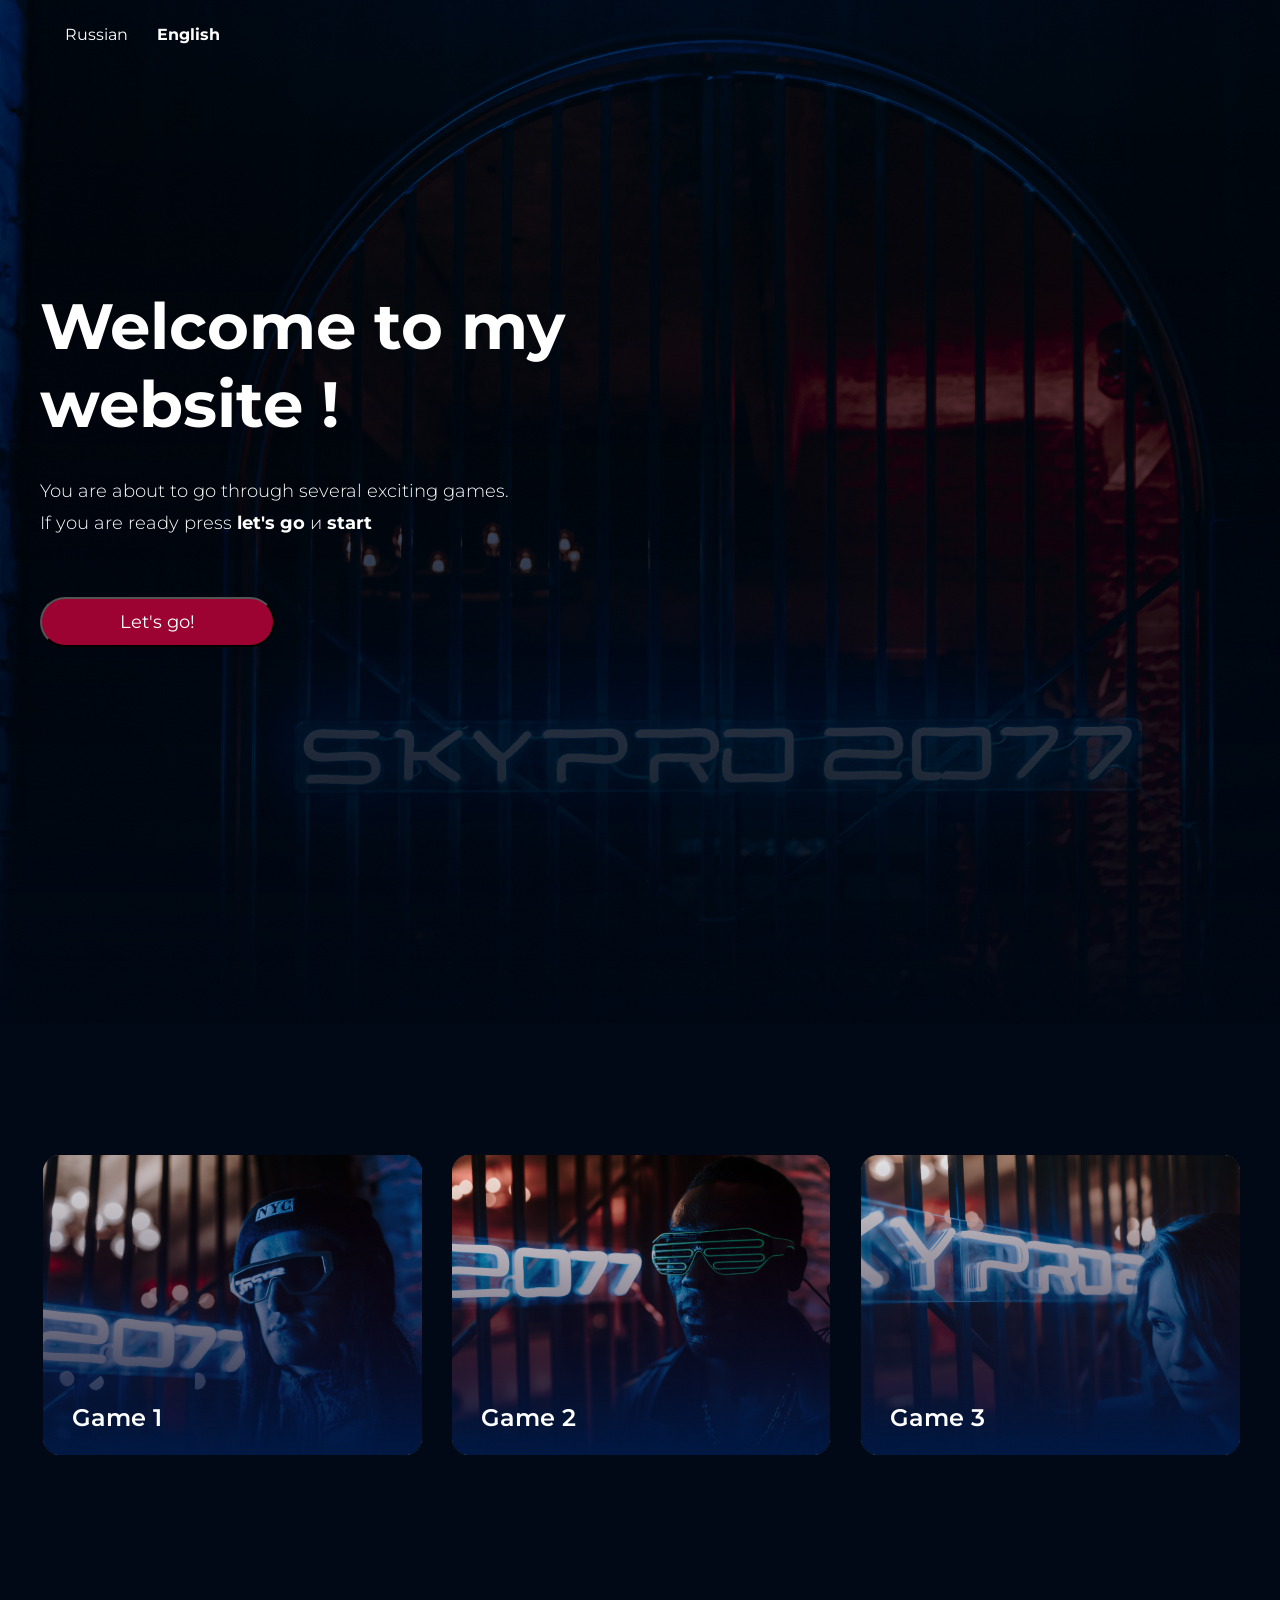
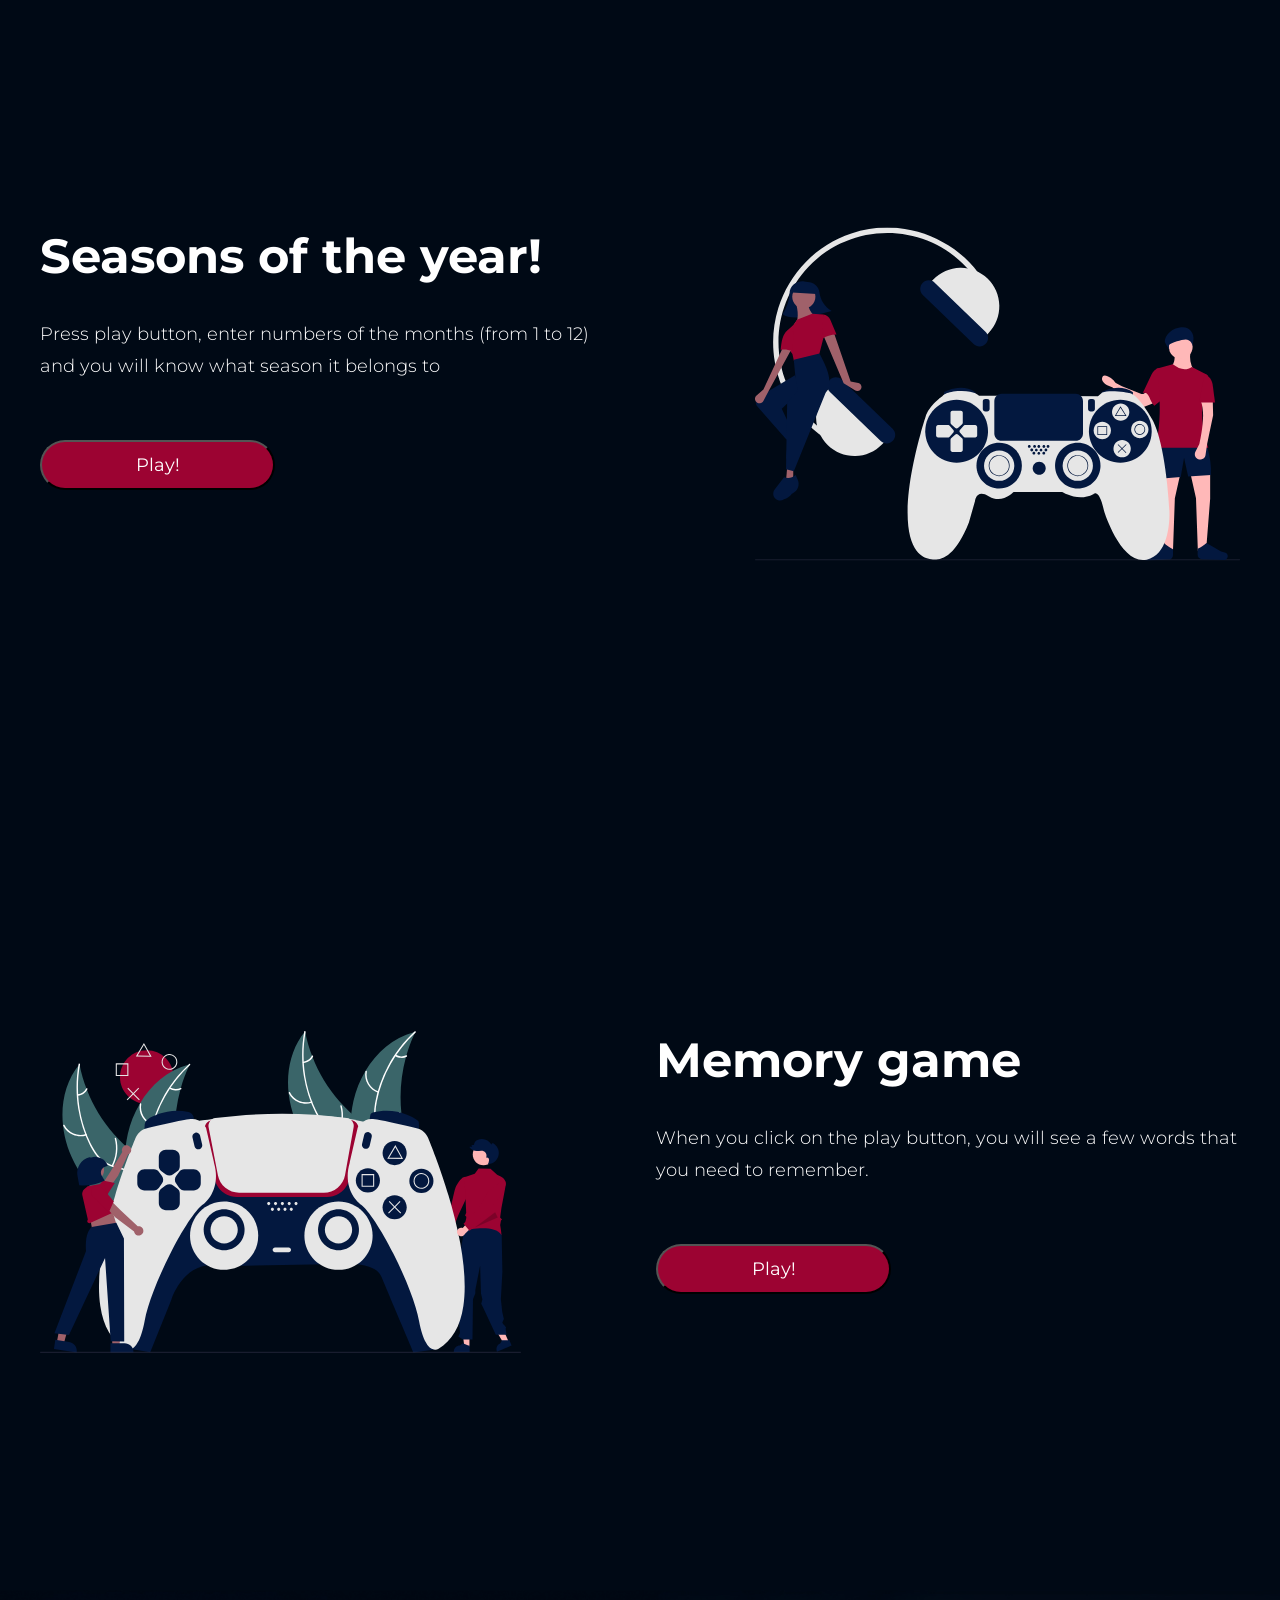
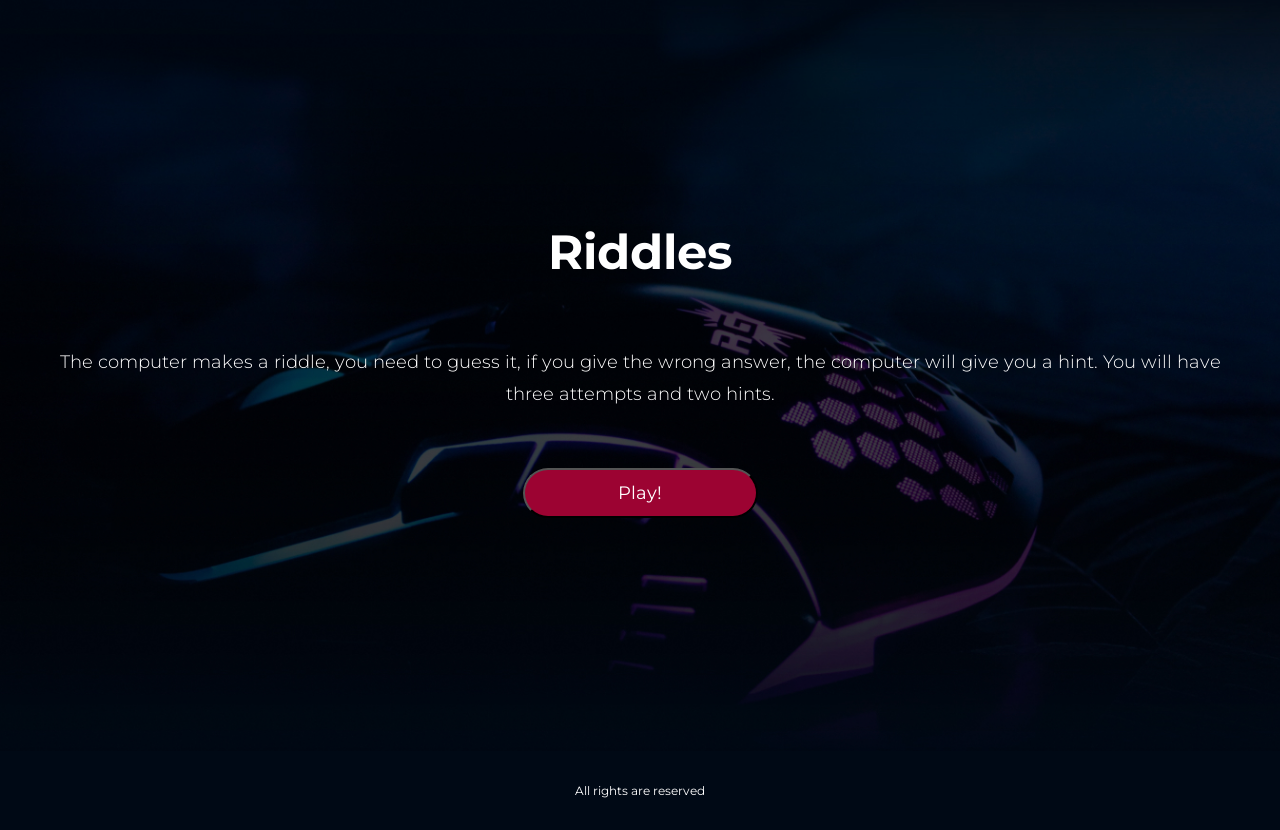
<file: index.html>
<!DOCTYPE html>
<html lang="en">
  <head>
    <meta charset="UTF-8" />
    <meta http-equiv="X-UA-Compatible" content="IE=edge" />
    <meta name="viewport" content="width=device-width, initial-scale=1.0" />
    <title>Games</title>
    <link rel="preconnect" href="https://fonts.googleapis.com" />
    <link rel="preconnect" href="https://fonts.gstatic.com" crossorigin />
    <link
      href="https://fonts.googleapis.com/css2?family=Montserrat:wght@400;600;700&display=swap"
      rel="stylesheet"
    />
    <link rel="stylesheet" href="./css/style.css" />
    <link rel="icon" href="./img/puzzle-icon.png" type="image/icon type" />
  </head>

  <body>
    <div class="top container">
      <div class="navigation">
        <nav>
          <a class="language" href="index_ru.html">Russian</a>
          <a class="language active" href="index.html">English</a>
        </nav>
      </div>
      <div class="top__content">
        <h1 class="top__title">Welcome to my website !</h1>
        <p class="top__text text">
          You are about to go through several exciting games. If you are ready
          press
          <span><a href="#game-list" class="top__text_link">let's go</a></span>
          и <span><a href="#game-list" class="top__text_link">start</a></span>
        </p>
        <button class="top__btn btn">
          <a class="btn__text" href="#game-list">Let's go!</a>
        </button>
      </div>
    </div>

    <div id="game-list" class="games container">
      <div class="games__body">
        <div class="games__item">
          <a class="games__link" href="#game-1">
            <div class="games__img">
              <img
                class="item__img"
                src="./img/game_picture_1.jpg"
                alt="game 1"
              />
            </div>
            <div class="games__text">Game 1</div>
          </a>
        </div>

        <div class="games__item">
          <a class="games__link" href="#game-2">
            <div class="games__img">
              <img
                class="item__img"
                src="./img/game_picture_2.jpg"
                alt="game 2"
              />
            </div>
            <div class="games__text">Game 2</div>
          </a>
        </div>

        <div class="games__item">
          <a class="games__link" href="#game-3">
            <div class="games__img">
              <img
                class="item__img"
                src="./img/game_picture_3.jpg"
                alt="game 3"
              />
            </div>
            <div class="games__text">Game 3</div>
          </a>
        </div>
      </div>
    </div>

    <div class="product container">
      <div id="game-1" class="product__box">
        <div class="product__content content">
          <h2 class="product__title title">Seasons of the year!</h2>
          <p class="product__text seasons__text text">
            Press play button, enter numbers of the months (from 1 to 12) and
            you will know what season it belongs to
          </p>
          <button onclick="seasons();" class="product__btn btn">
            <a class="btn__text" href="#">Play!</a>
          </button>
          <script src="./js/script_en.js"></script>
        </div>
        <div>
          <img
            class="product__img"
            src="./img/seasons.svg"
            alt="Seasons game"
          />
        </div>
      </div>

      <div id="game-2" class="product__box product__box-reverse">
        <div>
          <img
            class="product__img"
            src="./img/remember.svg"
            alt="Remember game"
          />
        </div>
        <div class="product__content content">
          <h2 class="product__title title">Memory game</h2>
          <p class="product__text remember__text text">
            When you click on the play button, you will see a few words that you
            need to remember.
          </p>
          <button onclick="game2();" class="product__btn btn">
            <a class="btn__text" href="#">Play!</a>
          </button>
          <script src="./js/script_en.js"></script>
        </div>
      </div>
    </div>

    <div id="game-3" class="product__box riddles container">
      <h2 class="product__title title">Riddles</h2>
      <p class="riddles__text container text">
        The computer makes a riddle, you need to guess it, if you give the wrong
        answer, the computer will give you a hint. You will have three attempts
        and two hints.
      </p>
      <button onclick="guessARiddle();" class="product__btn game-3_btn btn">
        <a class="btn__text" href="#">Play!</a>
      </button>
      <script src="./js/script_en.js"></script>
    </div>

    <footer class="footer">
      <p class="footer__text">All rights are reserved</p>
    </footer>
  </body>
</html>
</file>
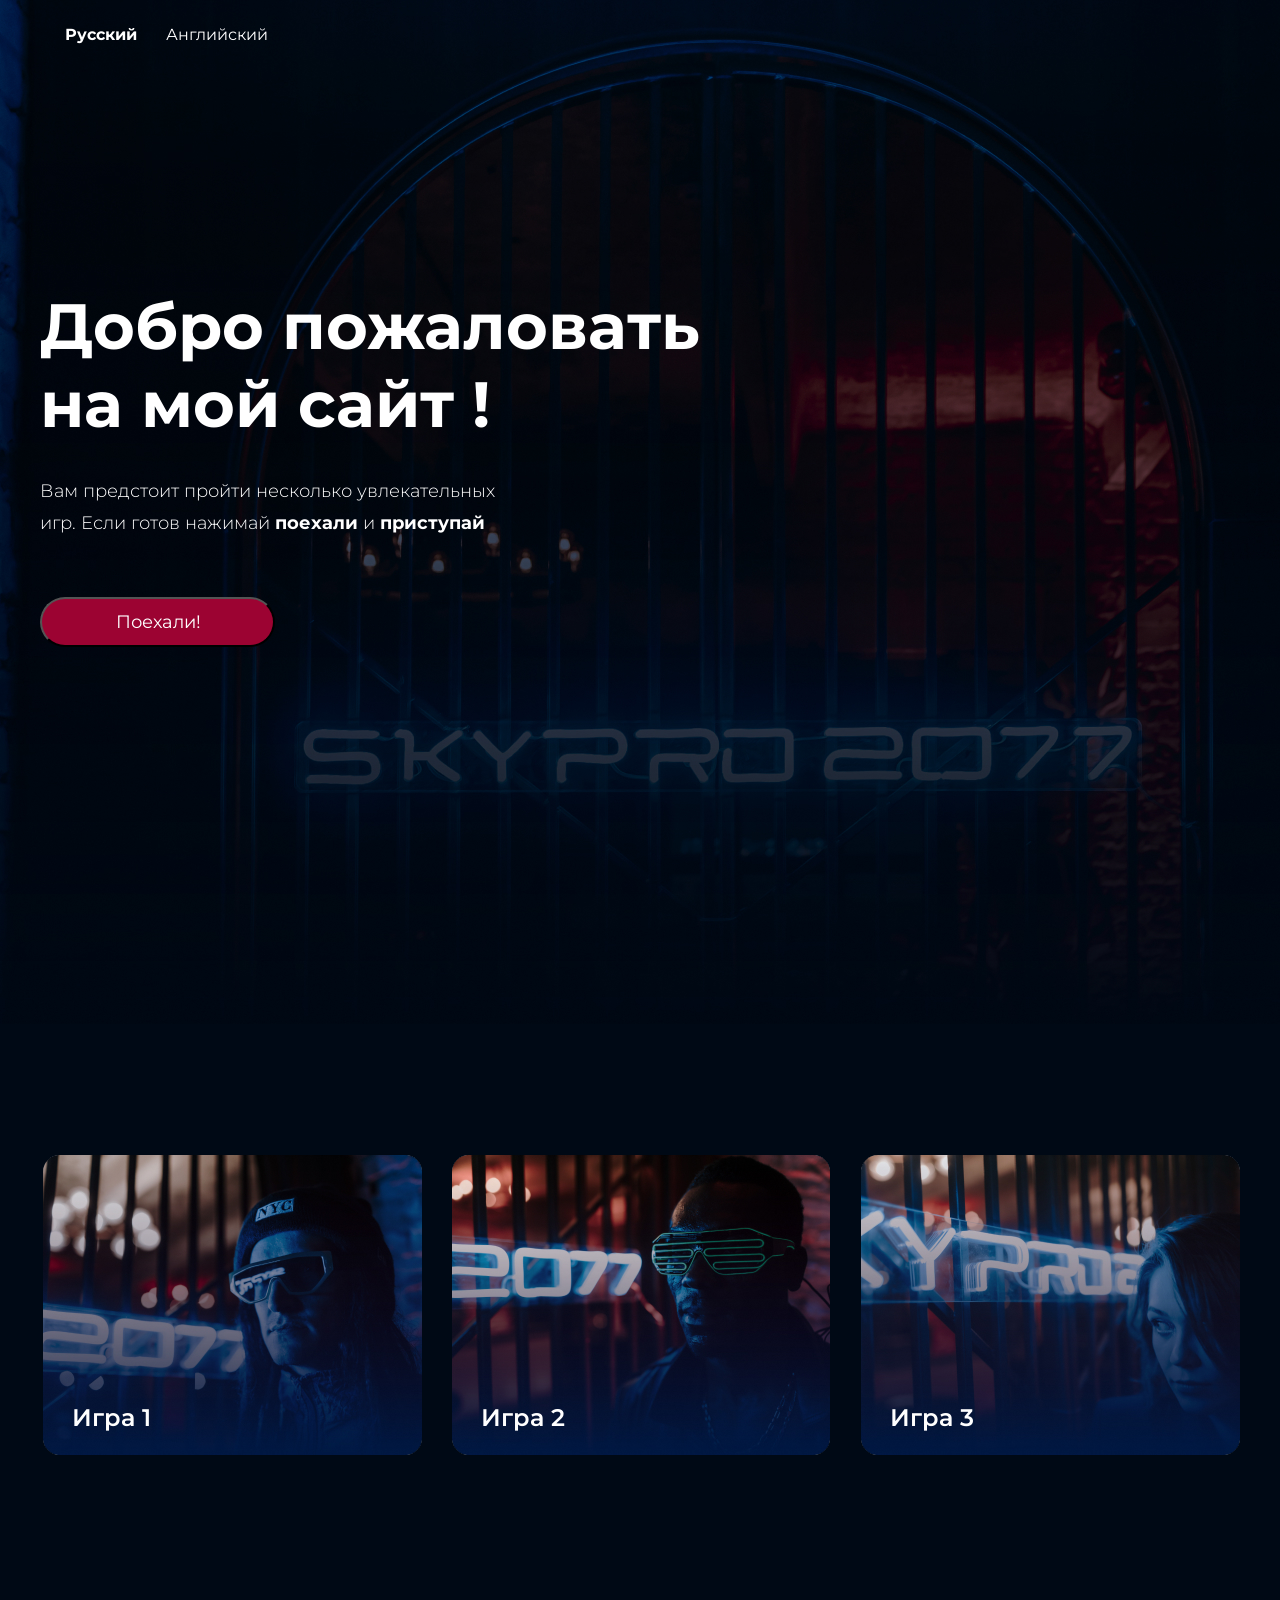
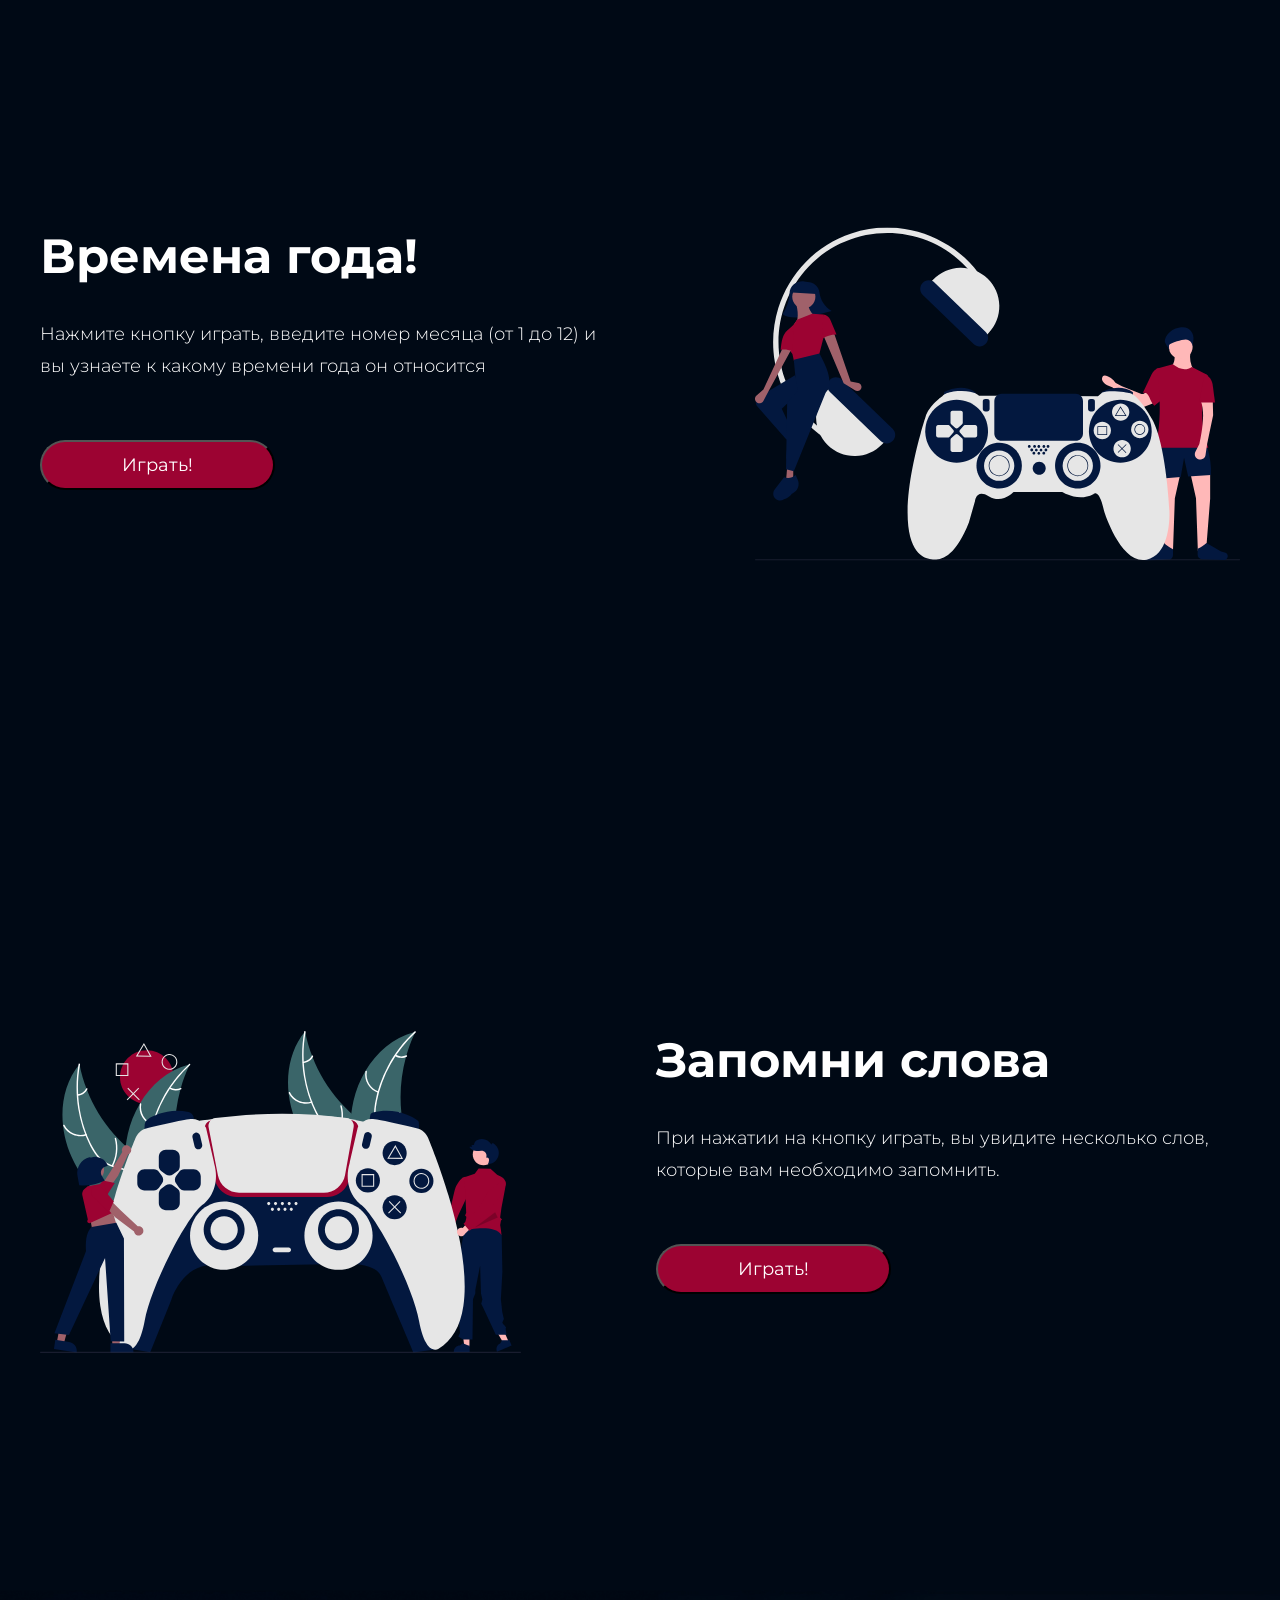
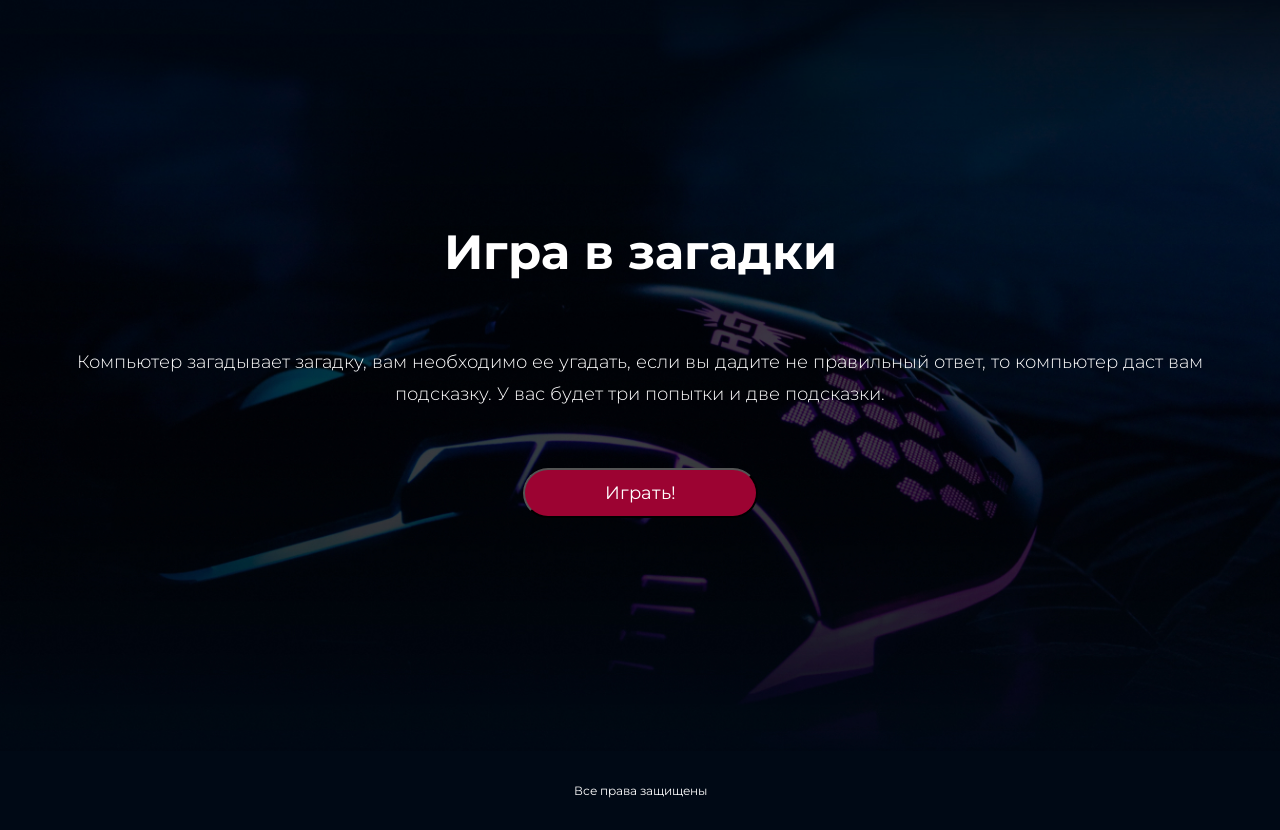
<file: index_ru.html>
<!DOCTYPE html>
<html lang="en">
  <head>
    <meta charset="UTF-8" />
    <meta http-equiv="X-UA-Compatible" content="IE=edge" />
    <meta name="viewport" content="width=device-width, initial-scale=1.0" />
    <title>Игры</title>
    <link rel="preconnect" href="https://fonts.googleapis.com" />
    <link rel="preconnect" href="https://fonts.gstatic.com" crossorigin />
    <link
      href="https://fonts.googleapis.com/css2?family=Montserrat:wght@400;600;700&display=swap"
      rel="stylesheet"
    />
    <link rel="stylesheet" href="./css/style.css" />
    <link rel="icon" href="./img/puzzle-icon.png" type="image/icon type" />
  </head>

  <body>
    <div class="top container">
      <div class="navigation">
        <nav class="nav">
          <a class="language active" href="index_ru.html">Русский</a>
          <a class="language" href="index.html">Английский</a>
        </nav>
      </div>
      <div class="top__content">
        <h1 class="top__title">
          Добро пожаловать &NonBreakingSpace; на мой сайт !
        </h1>
        <p class="top__text text">
          Вам предстоит пройти несколько увлекательных игр. Если готов нажимай
          <span><a href="#game-list" class="top__text_link">поехали</a></span> и
          <span><a href="#game-list" class="top__text_link">приступай</a></span>
        </p>
        <button class="top__btn btn">
          <a class="btn__text" href="#game-list">Поехали!</a>
        </button>
      </div>
    </div>

    <div id="game-list" class="games container">
      <div class="games__body">
        <div class="games__item">
          <a class="games__link" href="#game-1">
            <div class="games__img">
              <img
                class="item__img"
                src="./img/game_picture_1.jpg"
                alt="game 1"
              />
            </div>
            <div class="games__text">Игра 1</div>
          </a>
        </div>

        <div class="games__item">
          <a class="games__link" href="#game-2">
            <div class="games__img">
              <img
                class="item__img"
                src="./img/game_picture_2.jpg"
                alt="game 2"
              />
            </div>
            <div class="games__text">Игра 2</div>
          </a>
        </div>

        <div class="games__item">
          <a class="games__link" href="#game-3">
            <div class="games__img">
              <img
                class="item__img"
                src="./img/game_picture_3.jpg"
                alt="game 3"
              />
            </div>
            <div class="games__text">Игра 3</div>
          </a>
        </div>
      </div>
    </div>

    <div class="product container">
      <div id="game-1" class="product__box">
        <div class="product__content content">
          <h2 class="product__title title">Времена года!</h2>
          <p class="product__text seasons__text text">
            Нажмите кнопку играть, введите номер месяца (от 1 до 12) и вы
            узнаете к какому времени года он относится
          </p>
          <button onclick="seasons();" class="product__btn btn">
            <a class="btn__text" href="#">Играть!</a>
          </button>
          <script src="./js/script.js"></script>
        </div>
        <div>
          <img
            class="product__img"
            src="./img/seasons.svg"
            alt="Seasons game"
          />
        </div>
      </div>

      <div id="game-2" class="product__box product__box-reverse">
        <div>
          <img
            class="product__img"
            src="./img/remember.svg"
            alt="Remember game"
          />
        </div>
        <div class="product__content content">
          <h2 class="product__title title">Запомни слова</h2>
          <p class="product__text remember__text text">
            При нажатии на кнопку играть, вы увидите несколько слов, которые вам
            необходимо запомнить.
          </p>
          <button onclick="game2();" class="product__btn btn">
            <a class="btn__text" href="#">Играть!</a>
          </button>
          <script src="./js/script.js"></script>
        </div>
      </div>
    </div>

    <div id="game-3" class="product__box riddles container">
      <h2 class="product__title title">Игра в загадки</h2>
      <p class="riddles__text container text">
        Компьютер загадывает загадку, вам необходимо ее угадать, если вы дадите
        не правильный ответ, то компьютер даст вам подсказку. У вас будет три
        попытки и две подсказки.
      </p>
      <button onclick="guessARiddle();" class="product__btn game-3_btn btn">
        <a class="btn__text" href="#">Играть!</a>
      </button>
      <script src="./js/script.js"></script>
    </div>

    <footer class="footer">
      <p class="footer__text">Все права защищены</p>
    </footer>
  </body>
</html>
</file>
<file: css/style.css>
* {
  margin: 0;
  padding: 0;
}

a {
  text-decoration: none;
}

body {
  font-family: Montserrat, serif;
}

.top {
  background-image: url(../img/top_picture.jpg);
  background-repeat: no-repeat;
  background-size: cover;
  min-height: 1024px;
}

.container {
  padding-left: calc(50% - 600px);
  padding-right: calc(50% - 600px);
}

.navigation {
  padding: 25px;
  display: -webkit-box;
  display: -ms-flexbox;
  display: flex;
}

.language {
  text-decoration: none;
  color: #FFFFFF;
  margin-right: 25px;
}

.active {
  font-weight: bold;
}

.top__title {
  font-style: normal;
  font-weight: bold;
  font-size: 64px;
  line-height: 78px;
  color: #FFFFFF;
  padding-top: 218px;
  max-width: 788px;
}

.text {
  font-style: normal;
  font-weight: 300;
  font-size: 18px;
  line-height: 32px;
  color: #FFFFFF;
  margin-top: 32px;
}

.top__text {
  max-width: 481px;
}

.top__text_link {
  color: #FFFFFF;
  text-decoration: none;
  font-weight: bold;
}

.btn {
  background: #9C0332;
  border-radius: 30px;
  margin-top: 58px;
  width: 235px;
  padding: 12px 74px;
}

.btn:hover {
  background: #EB443F;
  cursor: pointer;
  caret-color: #000;
}

.btn__text {
  font-family: Montserrat;
  font-style: normal;
  font-weight: normal;
  font-size: 18px;
  line-height: 22px;
  color: #FFFFFF;
}

.games {
  background-color: #000915;
}

.games__body {
  display: -webkit-box;
  display: -ms-flexbox;
  display: flex;
  -ms-flex-wrap: wrap;
      flex-wrap: wrap;
  padding: 128px 0px;
  gap: 30px;
}

.item__img {
  border-radius: 20px;
  border: 3px solid transparent;
  -webkit-box-sizing: border-box;
          box-sizing: border-box;
}

.item__img:hover {
  border: 3px solid #44D2FF;
}

.games__item {
  position: relative;
  max-width: 379px;
}

.games__text {
  position: absolute;
  bottom: 32px;
  left: 32px;
}

.games__link {
  font-style: normal;
  font-weight: 600;
  font-size: 24px;
  line-height: 32px;
  color: #FFFFFF;
}

.product {
  background-color: #000915;
}

.product__box {
  padding: 233px 0px;
  display: -webkit-box;
  display: -ms-flexbox;
  display: flex;
  -ms-flex-wrap: wrap;
      flex-wrap: wrap;
  -webkit-box-pack: justify;
      -ms-flex-pack: justify;
          justify-content: space-between;
}

.title {
  font-style: normal;
  font-weight: bold;
  font-size: 48px;
  line-height: 59px;
  color: #FFFFFF;
  margin-bottom: 32px;
}

.product__text {
  max-width: 584px;
}

.riddles {
  background-image: url(../img/background_2.jpg);
  background-repeat: no-repeat;
  background-size: cover;
  display: -webkit-box;
  display: -ms-flexbox;
  display: flex;
  -webkit-box-orient: vertical;
  -webkit-box-direction: normal;
      -ms-flex-direction: column;
          flex-direction: column;
  -webkit-box-align: center;
      -ms-flex-align: center;
          align-items: center;
}

.riddles__text {
  text-align: center;
  max-width: 1200px;
}

.footer {
  background-color: #000915;
  display: -webkit-box;
  display: -ms-flexbox;
  display: flex;
  -webkit-box-pack: center;
      -ms-flex-pack: center;
          justify-content: center;
}

.footer__text {
  font-style: normal;
  font-weight: normal;
  font-size: 12px;
  line-height: 15px;
  color: #FFFFFF;
  padding: 32px 0px;
}

@media (max-width: 1200px) {
  .container {
    padding: 0px 25px;
  }
  .top {
    background-position: center;
  }
}

@media (max-width: 768px) {
  .top__content {
    display: -webkit-box;
    display: -ms-flexbox;
    display: flex;
    -webkit-box-orient: vertical;
    -webkit-box-direction: normal;
        -ms-flex-direction: column;
            flex-direction: column;
    -webkit-box-align: center;
        -ms-flex-align: center;
            align-items: center;
  }
  .top__title {
    text-align: center;
    font-size: 32px;
    line-height: 39px;
  }
  .top__text {
    text-align: center;
    font-size: 14px;
    line-height: 22px;
  }
  .top__btn {
    -webkit-box-align: center;
        -ms-flex-align: center;
            align-items: center;
  }
  .product__box {
    padding: 50px 0px;
    -webkit-box-pack: center;
        -ms-flex-pack: center;
            justify-content: center;
  }
  .product__box-reverse {
    display: -webkit-box;
    display: -ms-flexbox;
    display: flex;
    -webkit-box-orient: vertical;
    -webkit-box-direction: reverse;
        -ms-flex-direction: column-reverse;
            flex-direction: column-reverse;
    -webkit-box-align: center;
        -ms-flex-align: center;
            align-items: center;
  }
  .product__content {
    display: -webkit-box;
    display: -ms-flexbox;
    display: flex;
    -webkit-box-orient: vertical;
    -webkit-box-direction: normal;
        -ms-flex-direction: column;
            flex-direction: column;
    -webkit-box-align: center;
        -ms-flex-align: center;
            align-items: center;
  }
  .product__title {
    text-align: center;
  }
  .product__text {
    text-align: center;
  }
  .product__img {
    width: 344px;
    height: 236px;
    padding-top: 64px;
  }
  .item__img {
    width: 330px;
  }
  .game-3_btn {
    margin-bottom: 487px;
  }
}
/*# sourceMappingURL=style.css.map */
</file>
